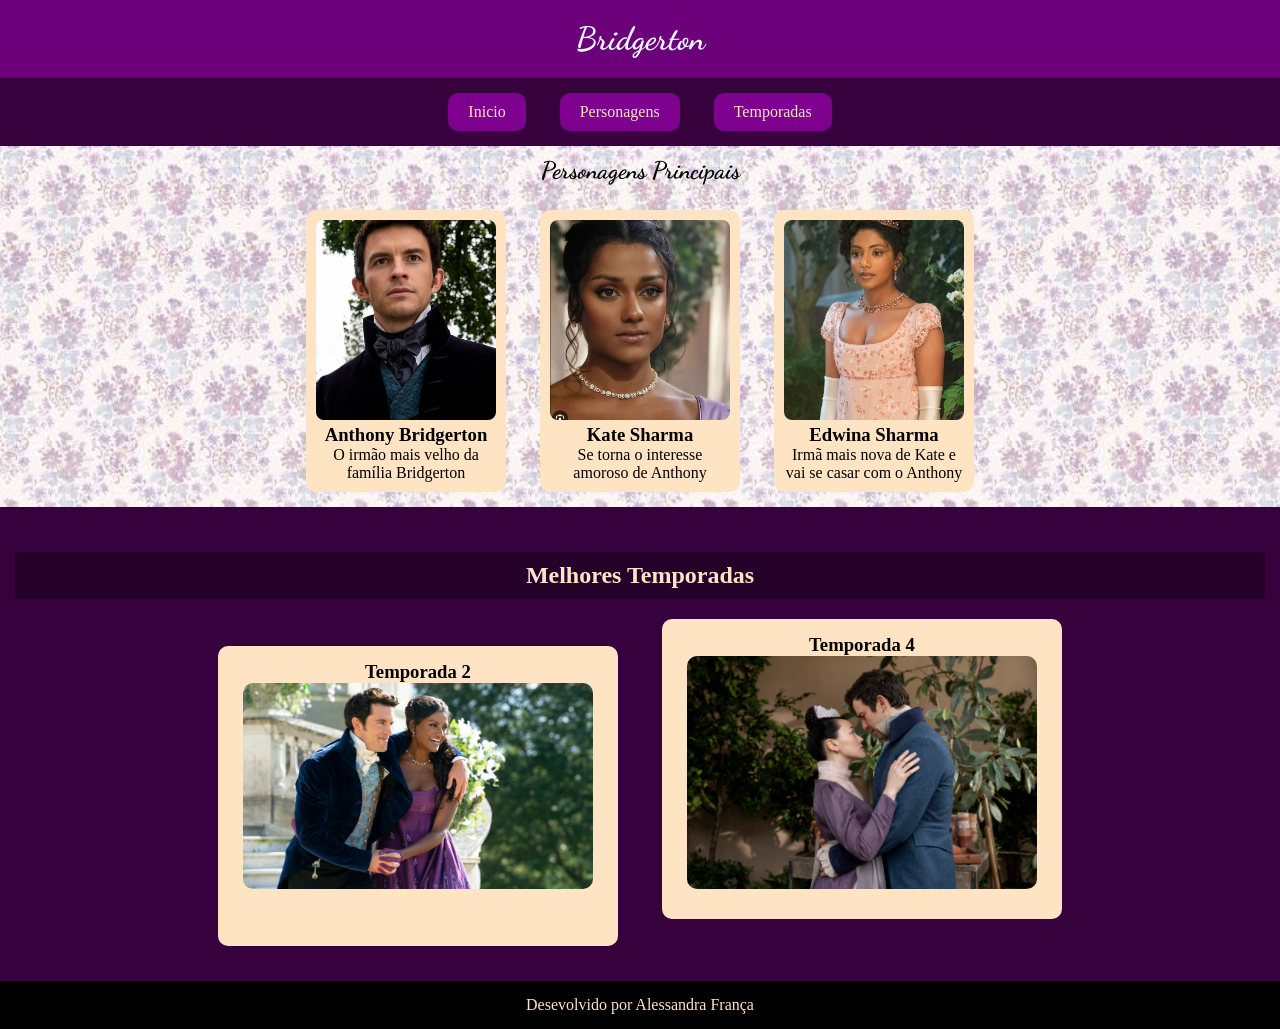
<file: index.html>
<!DOCTYPE html>
<html lang="pt-br">
<head>
    <meta charset="UTF-8">
    <meta name="viewport" content="width=device-width, initial-scale=1.0">
    <link rel="stylesheet" href="./style.css">
    <link rel="shortcut icon" href="./imagens/favicon.webp" type="image/x-icon">
    <title>Página Inicial</title>
</head>
<body>
    <header>
        <h1> Bridgerton </h1>
    </header>
    <nav>
        <a href="./index.html"> Inicio </a>
        <a href="./personagens.html"> Personagens </a>
        <a href="#"> Temporadas </a>
    </nav>
    <main>
        <!--Conteudo Principal do meu site-->
        <section id="personagens"> <!--Seção de personagens-->
            <h2> Personagens Principais</h2>

            <article class="card"> <!--Anthony Bridgerton -->
                <img src="./imagens/Anthony_.webp" alt="um foto da personagem Anthony">
                <h3> Anthony Bridgerton </h3>
                <p> O irmão mais velho da família Bridgerton </p>
            </article>
            <article class="card"> <!--Kate Sharma-->
                <img src="./imagens/kate.webp" alt="um foto da personagem Kate">
                <h3> Kate Sharma </h3>
                <p>Se torna o interesse amoroso de Anthony </p>
            </article>
            <article class="card"> <!--Edwina Sharma-->
                <img src="./imagens/edwina.webp" alt="um foto da personagem Edwina">
                <h3> Edwina Sharma </h3>
                <p> Irmã mais nova de Kate e vai se casar com o Anthony</p>
            </article>
        </section>
        <section id="seção-temporadas"> <!--Conteudo segundario da minha pagina-->

            <h2>Melhores Temporadas</h2>

            <article class="temporadas"> 
                <h3> Temporada 2 </h3>
                <img src="./imagens/2_tempo.webp" alt="banner da temporada 2 da serie Bridgerton">
            </article>

            <article class="temporadas">
                <h3> Temporada 4 </h3>
                <img src="./imagens/4_temp.jpg" alt="banner da temporada 4 da serie Bridgerton">
            </article>

        </section>
    </main>

    <footer> <!--rodape da pagina-->
        <p> Desevolvido por Alessandra França</p>
    </footer>
</body>
</html>
</file>
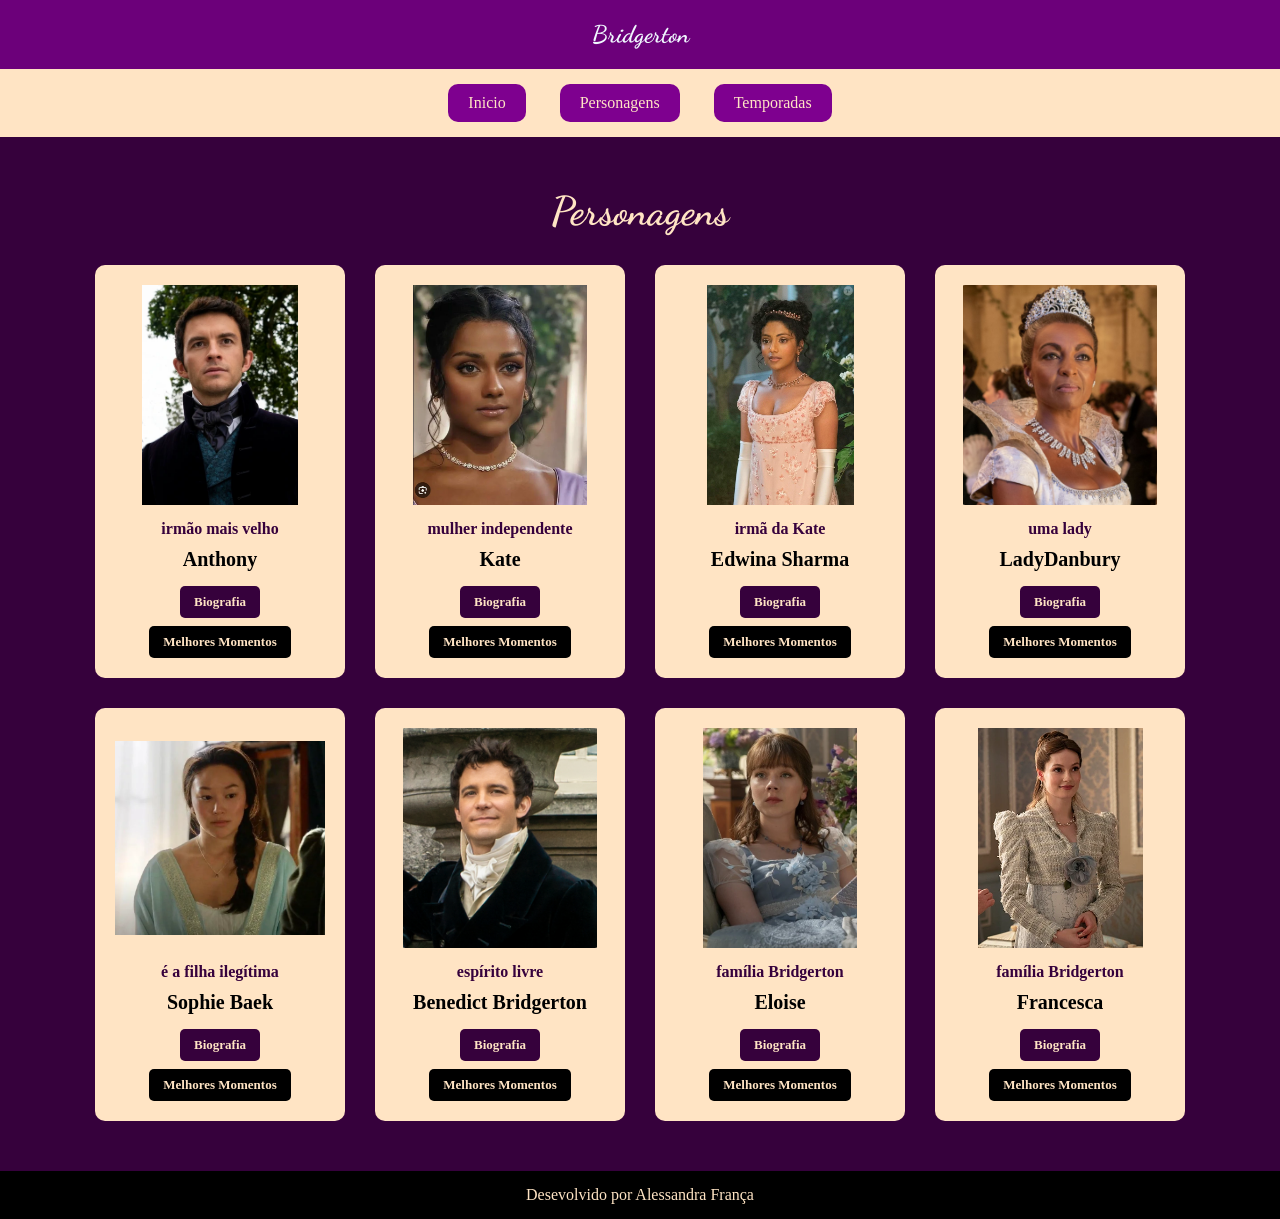
<file: personagens.html>
<!DOCTYPE html>
<html lang="pt-br">
<head>
    <meta charset="UTF-8">
    <meta name="viewport" content="width=device-width, initial-scale=1.0">
    <title>Personagens</title>
    <link rel="stylesheet" href="style.css"> 
    <link rel="stylesheet" href="./personagens.css"> <!--estilo para o header e o footer-->
    <link rel="shortcut icon" href="./imagens/favicon.webp" type="image/x-icon">
   
</head>
<body>
    <header>
        <h2> Bridgerton </h2>
    </header>
    <nav>
        <a href="./index.html"> Inicio </a>
        <a href="./personagens.html"> Personagens </a>
        <a href="#"> Temporadas </a>
    </nav>
    <main>
        <section id="personagem">
            <h2> Personagens</h2>
            <div class="container-personagens">

                <div class="item">
                    <img src="./imagens/Anthony_.webp" alt="personagem Anthony">
                    <p>irmão mais velho</p>
                    <h3>Anthony</h3>
                    <div class="tags">
                        <span class="tag biografia">Biografia</span> <!--tag de texto-->
                        <sapn class="tag melhores momentos">Melhores Momentos</sapn>
                    </div>
                </div>

                <div class="item">
                    <img src="./imagens/kate.webp" alt="personagem Kate">
                    <p>mulher independente</p> <!--roxo-->
                    <h3>Kate</h3> <!--preto-->
                    <div class="tags">
                        <span class="tag biografia">Biografia</span>  <!--roxo-->
                        <sapn class="tag melhores momentos">Melhores Momentos</sapn> <!--preto-->
                    </div>
                </div>

                <div class="item">
                    <img src="./imagens/edwina.webp" alt="personagem Edwina">
                    <p>irmã da Kate</p>
                    <h3>Edwina Sharma</h3>
                    <div class="tags">
                        <span class="tag biografia">Biografia</span>
                        <sapn class="tag melhores momentos">Melhores Momentos</sapn>
                    </div>
                </div>

                <div class="item">
                    <img src="./imagens/personagens/LadyDanbury.png" alt="personagem LadyDanbury">
                    <p>uma lady</p>
                    <h3>LadyDanbury</h3>
                    <div class="tags">
                        <span class="tag biografia">Biografia</span>
                        <sapn class="tag melhores momentos">Melhores Momentos</sapn>
                    </div>
                </div>
                <div class="item">
                    <img src="./imagens/personagens/sophie-baek.webp" alt="personagem Sophie Baek">
                    <p>é a filha ilegítima</p>
                    <h3>Sophie Baek</h3>
                    <div class="tags">
                        <span class="tag biografia">Biografia</span>
                        <sapn class="tag melhores momentos">Melhores Momentos</sapn>
                    </div>
                </div>

                <div class="item">
                    <img src="./imagens/personagens/benedict.jpg" alt="personagem Benedict Bridgerton ">
                    <p>espírito livre </p>
                    <h3>Benedict Bridgerton</h3>
                    <div class="tags">
                        <span class="tag biografia">Biografia</span>
                        <sapn class="tag melhores momentos">Melhores Momentos</sapn>
                    </div>
                </div>

                <div class="item">
                    <img src="./imagens/personagens/Eloise-.webp" alt="personagem eloise">
                    <p>família Bridgerton</p>
                    <h3>Eloise</h3>
                    <div class="tags">
                        <span class="tag biografia">Biografia</span>
                        <sapn class="tag melhores momentos">Melhores Momentos</sapn>
                    </div>
                </div>

                <div class="item">
                    <img src="./imagens/personagens/Francesca_Bridgerton.webp" alt="personagem Francesca_Bridgerton">
                    <p>família Bridgerton</p>
                    <h3>Francesca</h3>
                    <div class="tags">
                        <span class="tag biografia">Biografia</span>
                        <sapn class="tag melhores momentos">Melhores Momentos</sapn>
                    </div>
                </div>
                </div>
            </div>
        </section>
    </main>
    <footer>
        <p> Desevolvido por Alessandra França</p>
    </footer>
</body>
</html>
</file>
<file: style.css>
/*fonte do titulo*/
@import url('https://fonts.googleapis.com/css2?family=Dancing+Script:wght@400..700&family=Oswald:wght@200..700&family=Playfair+Display:ital,wght@0,400..900;1,400..900&display=swap');

/*fonte do paragrafo*/
@import url('https://fonts.googleapis.com/css2?family=Dancing+Script:wght@400..700&family=Oswald:wght@200..700&family=Playfair+Display:ital,wght@0,400..900;1,400..900&family=Raleway:ital,wght@0,100..900;1,100..900&display=swap');

/* reset básico*/

*{
    box-sizing: border-box;
    margin: 0%;
    padding: 0%;
}

/*Alterando alinhamento do corpo da página*/

body{
    text-align: center;
    background-color: #36013C;
}

/*Alterando estilo da cabeçalho*/

header{
    color:aliceblue;
    padding: 20px;
    background-color: #6c007a;
    font-family: 'Dancing Script';
}

/*Alterando o estilo da navegação da pagina*/

nav a{
    text-decoration: none; /*ele tirar a decoração do meu texto*/
    color:bisque;
    display: inline-block; /* deixar os itens lado a lado*/
    margin: 15px;
    padding: 10px 20px;
    background-color:#7e008f;
    border-radius: 10px; /*arredondar as bordas*/

}

/*Alterando o estilo da navegação da pagina*/

nav a:hover{ /*muda o estilo do meu nav quando o mauze estiver encima*/
    background-color:bisque;
    color:#7e008f;
    font-size: 15px;
}

/*Alterando o tamanho me o estilo da imagem*/

.card { /* article dos personagens*/
    display: inline-block;
    width: 200px;
    margin: 15px;
    padding: 10px;
    background-color: bisque;
    border-radius: 10px; /* arredondar as bordas*/
    text-align: center;
}

/*Alterando o tamanho me o estilo da imagem*/

.card img{ /* article das imagem dos personagens*/
    width: 100%;
    height: 200px;
    border-radius: 8px;
    object-fit: cover; /*ajustar a imagem sem distorcer*/
}

#personagens{

    background-image: url(./imagens/banner.jfif);
    background-size: contain;
    background-repeat: repeat;
    background-position: 0%;

    /* Alterar o tamanho da imagem - background-size = cover, contain
    Não repedir a imagem varias vezes - background-repeat:no-repeat
    Mudar a posição da imagem - background-position */ 
}
#personagens h2{
    font-family: 'Dancing Script'; /*alterar a fonte do H2*/
    padding: 10px;
}
/*seção de temporadas*/
#seção-temporadas{
    margin-top: 30px;
    background-color:#36013C;
    padding: 15px;
}

#seção-temporadas h2{
    color:bisque;
    background-color: #250129;
    padding: 10px 20px;
}

.temporadas{
    display: inline-block; /*ativar o display para os cards */
    width: 400px;
    height: 300px;
    border-radius: 10px;
    padding-top: 20px;
    background-color: bisque ;
    margin: 20px;
    padding: 15px;

}
.temporadas img{
    width: 350px;
    border-radius: 10px;
}

footer{
    background-color: black;
    padding: 15px;
}

footer p{
    color: bisque;
    text-align:center;
}
</file>
<file: personagens.css>
/*fonte do titulo*/
@import url('https://fonts.googleapis.com/css2?family=Dancing+Script:wght@400..700&family=Oswald:wght@200..700&family=Playfair+Display:ital,wght@0,400..900;1,400..900&display=swap');

/*fonte do paragrafo*/
@import url('https://fonts.googleapis.com/css2?family=Dancing+Script:wght@400..700&family=Oswald:wght@200..700&family=Playfair+Display:ital,wght@0,400..900;1,400..900&family=Raleway:ital,wght@0,100..900;1,100..900&display=swap');


/*reset basico*/

*{
    box-sizing: border-box;
    margin: 0%;
    padding: 0%;
}

/*cor de fundo do site*/
body{
    background-color:bisque;
}

/*alterando o estilo da seção de personagem*/
#personagem{
    background-color:#36013C;
    padding: 50px 20px; /*espaçamento interno*/
}

/*alterando o estilo do titulo da página de personagens*/
#personagem h2{
    font-family: 'Dancing Script'; /*funte da letra*/
    text-align: center;
    font-size: 40px;
    color: bisque;
    margin-bottom: 30px;
}

/*alterando o estilo seção div*/
.container-personagens{
    display: flex; /*ativa o flexbox*/
    flex-wrap: wrap; /*ele quebra a linha, quando não tem espaço suficiente*/
    justify-content: center; /* alinha os itens no eixo principal*/
    align-items: stretch; /*deixa os itens com a mesma altura, "esticado" como tamnho do container*/
    gap: 30px; /*espaçamento de um para o outro*/

}

/*alterando os cards de personagens*/

.item{
    width: 250px;
    background-color: bisque;
    border-radius: 10px; /*arredondar as bordas*/
    padding: 20px;
    display: flex; /*ativa o flexbox*/
    flex-direction: column; /*ativa o comportamneto da coluna*/
    justify-content: space-between; /*alinhar os itens no eixo principal*/
    transition: 0.3s; box-shadow: 0.3s; /*criam um efeito visual suave de elevação ou profundidade (como um botão ou cartão) ao interagir com um elemento (geralmente ao passar o mouse)*/
}

.item:hover{
    transform: translateY(-10px); /*mover (deslocar) um elemento verticalmente (para cima ou para baixo) em relação à sua posição original */
    box-shadow: 0 0 20px rgb(255, 255, 255); /* adicionar efeitos de sombra ao redor ou dentro de elementos */
}
/*alterando as imagens*/
.item img{
    width: 100%;
    height: 220px;

    /*evitar a distorção da imagem*/
    object-fit: contain;
    border-radius: 10px;
    margin-bottom: 15px;
}

/*alterando o texto do paragrafo*/
.item p{
    color: #36013C;
    font-weight: bold;
    margin-bottom: 10px;
}

/*alterando a tag h3*/
.item h3{
    color: black;
    font-size: 20px;
    margin-bottom: 15px;
}

/*alterando as tags*/
.tags{
    display: flex;
    flex-wrap: wrap;
    gap: 8px;
    justify-content: center;
}

/*alterando o estilo das tag*/
.tag{
    color:bisque;
    padding: 8px 14px;
    border-radius: 5px;
    font-size: 13px;
    font-weight: bold;
    display: inline-block;
}

.biografia:hover{
    background-color:bisque;
    color: #36013C;
}

.momentos:hover{
    background-color: bisque;
    color: black;
}

/*alterando a mesma tag, porem outra dentro dela*/
.biografia{
    background-color:#36013C;
}

.momentos{
    background-color: black;
}

/*MEDIA QUERY*/ 

@media(max-width:600px){
    #personagem h2{
        font-size: 50px;
    }

    .item{
        width: 100%;
        max-width: 320px;
    }
}
</file>
